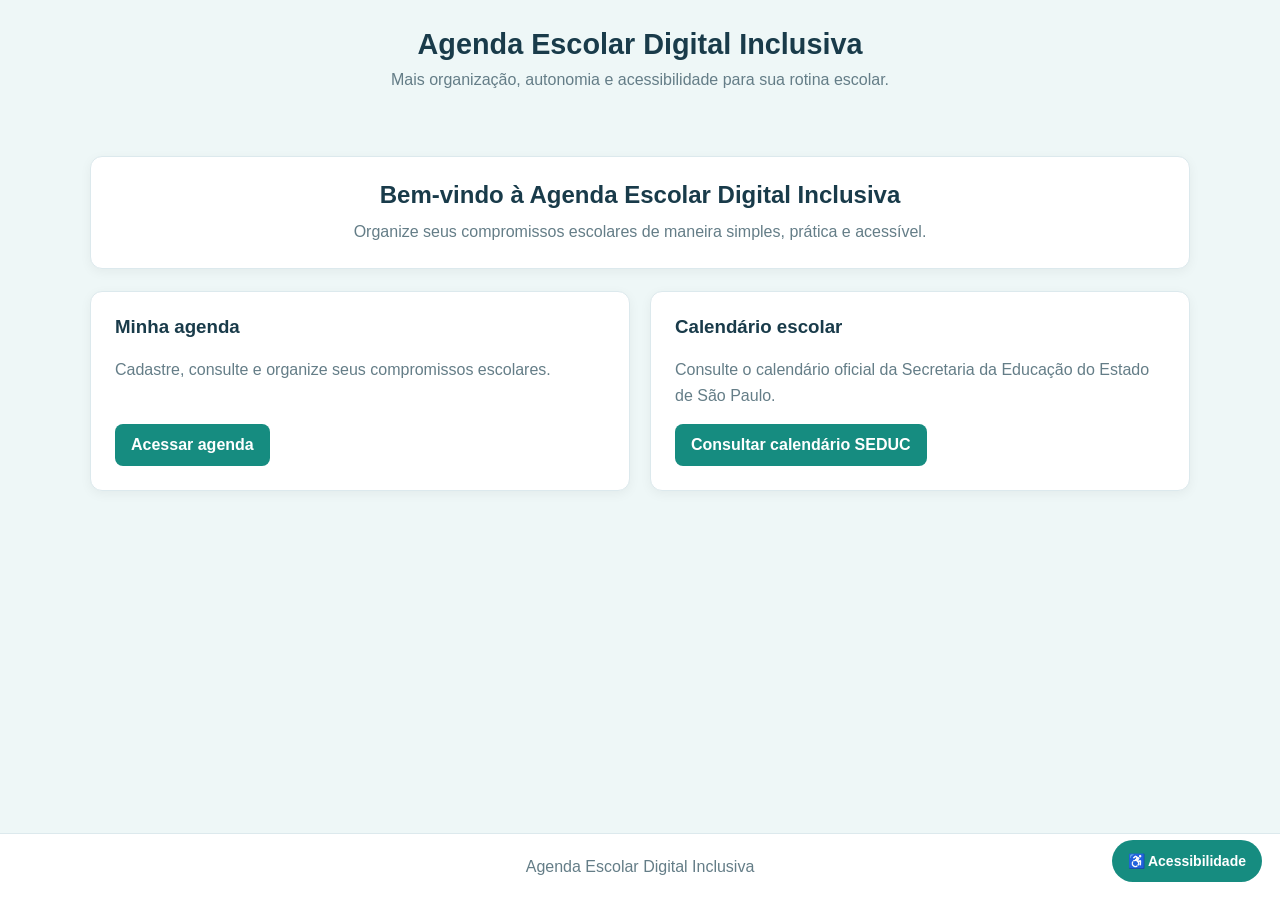
<file: index.html>
<!DOCTYPE html>
<html lang="pt-BR">
<head>
    <meta charset="UTF-8">
    <meta name="viewport" content="width=device-width, initial-scale=1.0">
    <title>Agenda Escolar Digital Inclusiva</title>
    <link rel="stylesheet" href="style.css">
    <script src="script.js" defer></script>
</head>
<body>

    <header class="site-header">
        <div class="container">
            <h1>Agenda Escolar Digital Inclusiva</h1>
            <p>Mais organização, autonomia e acessibilidade para sua rotina escolar.</p>
        </div>
    </header>

    <main class="container home-page">

    <!-- TELA INICIAL -->
    <section id="inicio">

        <div class="home-content">

            <div class="welcome-card">
                <h2>Bem-vindo à Agenda Escolar Digital Inclusiva</h2>

                <p>
                    Organize seus compromissos escolares de maneira simples,
                    prática e acessível.
                </p>
            </div>

            <div class="home-options">

                <div class="home-option">
                    <h3>Minha agenda</h3>

                    <p>
                        Cadastre, consulte e organize seus compromissos escolares.
                    </p>

                    <a href="agenda.html" class="primary-button">
                        Acessar agenda
                    </a>

                </div>

                <div class="home-option">
                    <h3>Calendário escolar</h3>

                    <p>
                        Consulte o calendário oficial da Secretaria da Educação
                        do Estado de São Paulo.
                    </p>

                    <button type="button" id="seduc-link" class="primary-button">
                        Consultar calendário SEDUC
                    </button>
                </div>

            </div>

        </div>

    </section>

    <!-- VISUALIZADOR DO PDF -->
    <section id="area-seduc" class="pdf-section" hidden>

        <div class="section-heading">

            <h2>Calendário Escolar SEDUC 2026</h2>

            <button type="button" id="voltar-inicio">
                Voltar
            </button>

        </div>

        <iframe
            id="visualizador-seduc"
            class="pdf-viewer"
            title="Calendário Escolar SEDUC">
        </iframe>

    </section>

</main>
    <div id="toast" class="toast" role="status" aria-live="polite"></div>

    <div class="accessibility-widget">
        <div id="accessibility-menu" class="accessibility-menu" hidden>
            <button type="button" id="decrease-font" aria-label="Diminuir fonte">A−</button>
            <button type="button" id="reset-font" aria-label="Restaurar fonte">A</button>
            <button type="button" id="increase-font" aria-label="Aumentar fonte">A+</button>

            <select id="change-font" aria-label="Tipo de fonte">
                <option value="default">Fonte</option>
                <option value="Arial">Arial</option>
                <option value="Verdana">Verdana</option>
                <option value="Tahoma">Tahoma</option>
            </select>

            <button type="button" id="dark-mode" aria-label="Alternar modo escuro">☾</button>
            <button type="button" id="high-contrast" aria-label="Alto contraste">Contraste</button>
            <button type="button" id="read-events">Ler</button>
            <button type="button" id="stop-reading">Parar</button>
        </div>

        <button type="button" id="accessibility-toggle"
            class="accessibility-toggle"
            aria-expanded="false"
            aria-controls="accessibility-menu">
            ♿ Acessibilidade
        </button>
    </div>

    <footer class="site-footer">
        <p>Agenda Escolar Digital Inclusiva</p>
    </footer>

</body>
</html>
</file>
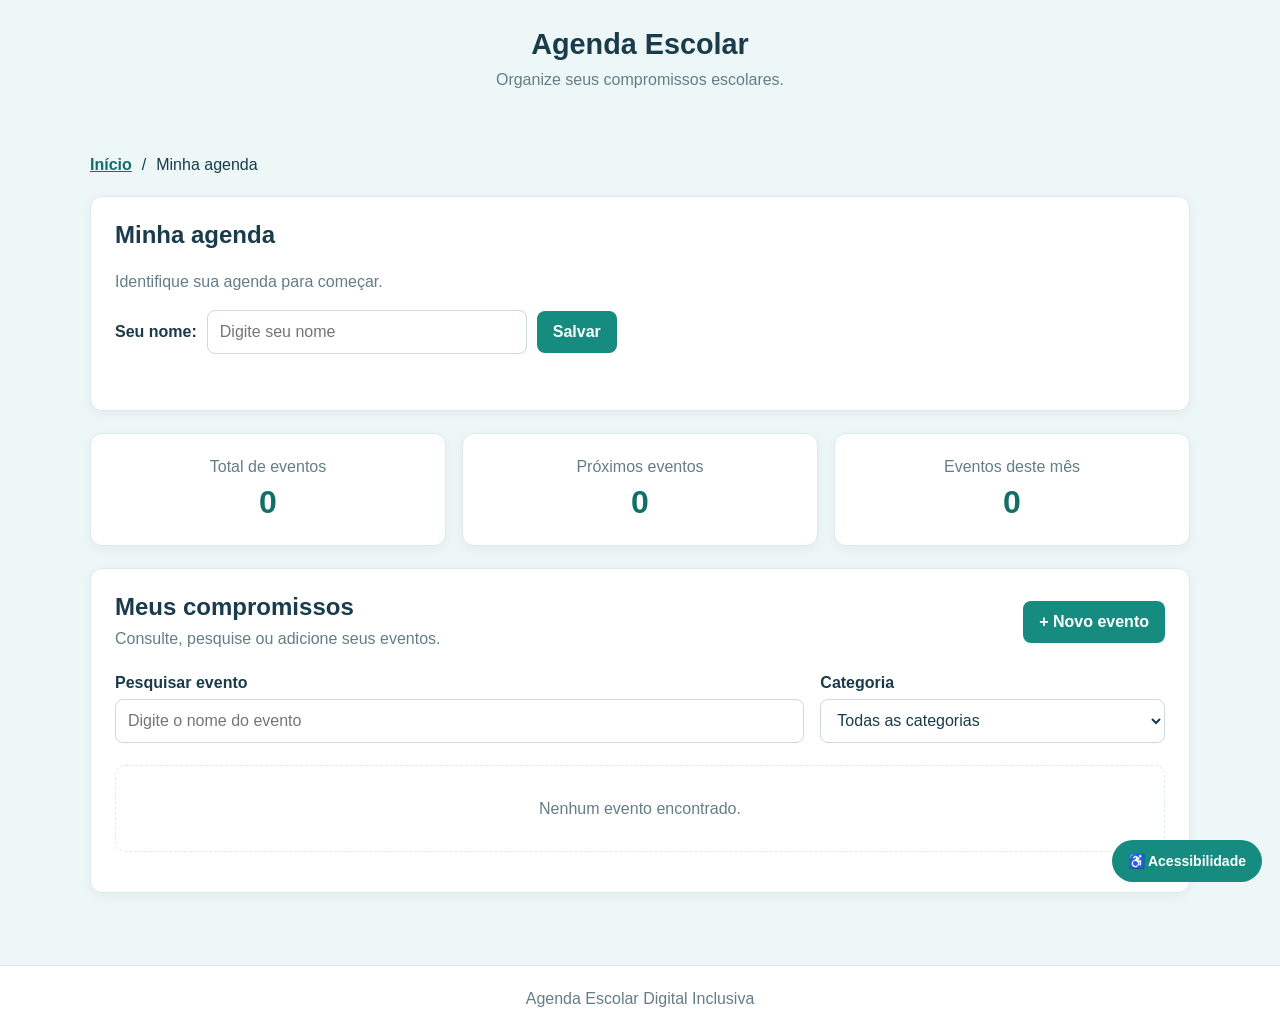
<file: agenda.html>
<!DOCTYPE html>
<html lang="pt-BR">
<head>
    <meta charset="UTF-8">
    <meta name="viewport" content="width=device-width, initial-scale=1.0">
    <title>Minha Agenda Escolar</title>
    <link rel="stylesheet" href="style.css">
    <script src="script.js" defer></script>
</head>
<body>

    <header class="site-header">
        <div class="container">
            <h1>Agenda Escolar</h1>
            <p>Organize seus compromissos escolares.</p>
        </div>
    </header>

    <main class="container agenda-page">

        <nav class="breadcrumb" aria-label="Navegação">
            <a href="index.html">Início</a>
            <span aria-hidden="true">/</span>
            <span>Minha agenda</span>
        </nav>

        <section class="profile-section">
            <h2>Minha agenda</h2>
            <p>Identifique sua agenda para começar.</p>

            <div class="profile-form">
                <label for="profile-name">Seu nome:</label>
                <input type="text" id="profile-name" placeholder="Digite seu nome">
                <button type="button" id="save-profile">Salvar</button>
            </div>

            <p id="profile-message" class="status-message" aria-live="polite"></p>
        </section>

        <section class="summary-section" aria-label="Resumo dos compromissos">
            <article class="summary-card">
                <span class="summary-label">Total de eventos</span>
                <strong id="total-events">0</strong>
            </article>

            <article class="summary-card">
                <span class="summary-label">Próximos eventos</span>
                <strong id="upcoming-events">0</strong>
            </article>

            <article class="summary-card">
                <span class="summary-label">Eventos deste mês</span>
                <strong id="month-events">0</strong>
            </article>
        </section>

        <section class="events-section">
            <div class="section-heading">
                <div>
                    <h2>Meus compromissos</h2>
                    <p>Consulte, pesquise ou adicione seus eventos.</p>
                </div>

                <button type="button" id="new-event">+ Novo evento</button>
            </div>

            <div class="event-filters">
                <div class="filter-field">
                    <label for="search-events">Pesquisar evento</label>
                    <input type="search" id="search-events"
                        placeholder="Digite o nome do evento">
                </div>

                <div class="filter-field">
                    <label for="filter-category">Categoria</label>
                    <select id="filter-category">
                        <option value="todos">Todas as categorias</option>
                        <option value="Prova">Prova</option>
                        <option value="Trabalho">Trabalho</option>
                        <option value="Atividade">Atividade</option>
                        <option value="Evento">Evento</option>
                        <option value="Outro">Outro</option>
                    </select>
                </div>
            </div>

            <div id="event-list" class="event-list" aria-live="polite">
                <p class="empty-message">Carregando eventos...</p>
            </div>
        </section>

    </main>

    <dialog id="event-dialog" class="event-dialog">
        <form id="event-form">
            <h2 id="dialog-title">Novo evento</h2>

            <input type="hidden" id="event-id">

            <div class="form-field">
                <label for="event-title">Nome do evento</label>
                <input type="text" id="event-title" required maxlength="100">
            </div>

            <div class="form-row">
                <div class="form-field">
                    <label for="event-date">Data</label>
                    <input type="date" id="event-date" required>
                </div>

                <div class="form-field">
                    <label for="event-time">Horário</label>
                    <input type="time" id="event-time">
                </div>
            </div>

            <div class="form-field">
                <label for="event-category">Categoria</label>
                <select id="event-category" required>
                    <option value="Prova">Prova</option>
                    <option value="Trabalho">Trabalho</option>
                    <option value="Atividade">Atividade</option>
                    <option value="Evento">Evento</option>
                    <option value="Outro">Outro</option>
                </select>
            </div>

            <div class="form-field">
                <label for="event-description">Descrição</label>
                <textarea id="event-description" rows="4" maxlength="500"></textarea>
            </div>

            <div class="dialog-actions">
                <button type="button" id="cancel-dialog">Cancelar</button>
                <button type="submit">Salvar evento</button>
            </div>

            <button type="button" id="close-dialog" class="dialog-close"
                aria-label="Fechar janela">×</button>
        </form>
    </dialog>

    <div id="toast" class="toast" role="status" aria-live="polite"></div>

    <div class="accessibility-widget">
        <div id="accessibility-menu" class="accessibility-menu" hidden>
            <button type="button" id="decrease-font" aria-label="Diminuir fonte">A−</button>
            <button type="button" id="reset-font" aria-label="Restaurar fonte">A</button>
            <button type="button" id="increase-font" aria-label="Aumentar fonte">A+</button>

            <select id="change-font" aria-label="Tipo de fonte">
                <option value="default">Fonte</option>
                <option value="Arial">Arial</option>
                <option value="Verdana">Verdana</option>
                <option value="Tahoma">Tahoma</option>
            </select>

            <button type="button" id="dark-mode" aria-label="Alternar modo escuro">☾</button>
            <button type="button" id="high-contrast" aria-label="Alto contraste">Contraste</button>
            <button type="button" id="read-events">Ler</button>
            <button type="button" id="stop-reading">Parar</button>
        </div>

        <button type="button" id="accessibility-toggle"
            class="accessibility-toggle"
            aria-expanded="false"
            aria-controls="accessibility-menu">
            ♿ Acessibilidade
        </button>
    </div>

    <footer class="site-footer">
        <p>Agenda Escolar Digital Inclusiva</p>
    </footer>

</body>
</html>
</file>
<file: style.css>
:root {
    --cor-principal: #168c80;
    --cor-principal-escura: #126f68;
    --cor-fundo: #eef7f7;
    --cor-card: #ffffff;
    --cor-texto: #193b4a;
    --cor-secundaria: #647d87;
    --cor-borda: #dce9ed;
    --sombra: 0 3px 12px rgba(0, 0, 0, 0.05);

    font-family: "Nunito Sans", "Segoe UI", Arial, sans-serif;
    color: var(--cor-texto);
}

* {
    box-sizing: border-box;
}

[hidden] {
    display: none !important;
}

body {
    margin: 0;
    min-width: 320px;
    min-height: 100vh;
    background: var(--cor-fundo);
    display: flex;
    flex-direction: column;
}

.container {
    width: min(1100px, 92%);
    margin: 0 auto;
}

h1, h2, h3, p {
    margin-top: 0;
}

p {
    line-height: 1.6;
}

/* =========================================
   PADRÃO DOS BOTÕES
========================================= */

button,
.primary-button,
.button {
    display: inline-flex;
    align-items: center;
    justify-content: center;
    min-height: 42px;
    padding: 10px 16px;
    border: 0;
    border-radius: 8px;
    background: var(--cor-principal);
    color: #ffffff;
    font-family: inherit;
    font-size: 1rem;
    font-weight: bold;
    line-height: 1.3;
    text-decoration: none;
    text-align: center;
    cursor: pointer;
    box-sizing: border-box;
    appearance: none;
    -webkit-appearance: none;
}

button:hover,
.primary-button:hover,
.button:hover {
    background: var(--cor-principal-escura);
    color: #ffffff;
}

button:focus-visible,
a:focus-visible,
input:focus-visible,
select:focus-visible,
textarea:focus-visible {
    outline: 3px solid #e09b00;
    outline-offset: 3px;
}

/* HEADER E FOOTER */

.site-header {
    padding: 28px 0;
    text-align: center;
}

.site-header .container {
    display: flex;
    flex-direction: column;
    align-items: center;
    justify-content: center;
}

.site-header h1 {
    margin-bottom: 6px;
    font-size: 1.8rem;
}

.site-header p {
    margin-bottom: 0;
    color: var(--cor-secundaria);
}

.site-footer {
    margin-top: auto;
    padding: 20px;
    text-align: center;
    background: var(--cor-card);
    border-top: 1px solid var(--cor-borda);
    color: var(--cor-secundaria);
}

.site-footer p {
    margin: 0;
}

/* ÁREA PRINCIPAL */

main {
    flex: 1;
}

.home-page,
.agenda-page {
    padding-top: 35px;
    padding-bottom: 50px;
}

/* =========================================
   PÁGINA INICIAL
========================================= */

.welcome-card,
.home-option,
.profile-section,
.summary-card,
.events-section {
    padding: 24px;
    background: var(--cor-card);
    border: 1px solid var(--cor-borda);
    border-radius: 12px;
    box-shadow: var(--sombra);
}

.welcome-card {
    margin-bottom: 22px;
    text-align: center;
}

.welcome-card h2 {
    margin-bottom: 10px;
}

.welcome-card p {
    max-width: 680px;
    margin: 0 auto;
    color: var(--cor-secundaria);
}

.home-options {
    display: grid;
    grid-template-columns: repeat(2, 1fr);
    gap: 20px;
}

.home-option {
    display: flex;
    flex-direction: column;
    align-items: flex-start;
}

.home-option .primary-button {
    margin-top: auto;
}

.home-option p {
    color: var(--cor-secundaria);
}

/* =========================================
   AGENDA
========================================= */

.breadcrumb {
    display: flex;
    gap: 10px;
    margin-bottom: 22px;
}

.breadcrumb a {
    color: var(--cor-principal-escura);
    font-weight: bold;
}

.profile-section {
    margin-bottom: 22px;
}

.profile-section p {
    color: var(--cor-secundaria);
}

.profile-form {
    display: flex;
    align-items: center;
    gap: 10px;
    flex-wrap: wrap;
}

.profile-form label {
    font-weight: bold;
}

.profile-form input {
    width: min(320px, 100%);
}

.status-message {
    min-height: 20px;
    margin: 12px 0 0;
    font-weight: bold;
}

.summary-section {
    display: grid;
    grid-template-columns: repeat(3, 1fr);
    gap: 16px;
    margin-bottom: 22px;
}

.summary-card {
    text-align: center;
}

.summary-label {
    display: block;
    margin-bottom: 8px;
    color: var(--cor-secundaria);
}

.summary-card strong {
    font-size: 2rem;
    color: var(--cor-principal-escura);
}

.events-section {
    margin-bottom: 22px;
}

.section-heading {
    display: flex;
    align-items: center;
    justify-content: space-between;
    gap: 16px;
    margin-bottom: 22px;
}

.section-heading h2 {
    margin-bottom: 5px;
}

.section-heading p {
    margin-bottom: 0;
    color: var(--cor-secundaria);
}

.event-filters {
    display: grid;
    grid-template-columns: 2fr 1fr;
    gap: 16px;
    margin-bottom: 22px;
}

.filter-field,
.form-field {
    display: flex;
    flex-direction: column;
    gap: 7px;
}

.filter-field label,
.form-field label {
    font-weight: bold;
}

input,
select,
textarea {
    width: 100%;
    min-height: 44px;
    padding: 10px 12px;
    border: 1px solid #cbdadd;
    border-radius: 8px;
    background: #ffffff;
    color: var(--cor-texto);
    font: inherit;
}

textarea {
    resize: vertical;
}

/* CARDS DOS EVENTOS */

.event-list {
    display: grid;
    grid-template-columns: 1fr;
    gap: 14px;
}

.event-card {
    padding: 20px;
    border: 1px solid var(--cor-borda);
    border-left: 5px solid var(--cor-principal);
    border-radius: 10px;
    background: #fbfefe;
}

.event-card h3 {
    margin-bottom: 10px;
    overflow-wrap: anywhere;
}

.event-card p {
    margin-bottom: 8px;
    overflow-wrap: anywhere;
}

.event-category {
    display: inline-block;
    margin-bottom: 10px;
    padding: 5px 10px;
    border-radius: 20px;
    background: #e3f6f1;
    color: #126f68;
    font-weight: bold;
}

.event-actions {
    display: flex;
    gap: 8px;
    margin-top: 14px;
}

.empty-message {
    padding: 30px;
    text-align: center;
    color: var(--cor-secundaria);
    border: 1px dashed var(--cor-borda);
    border-radius: 10px;
}

/* =========================================
   FORMULÁRIO DE COMPROMISSOS
========================================= */

.event-dialog {
    width: min(540px, 92%);
    max-height: 90vh;
    overflow-y: auto;
    padding: 26px;
    border: 0;
    border-radius: 12px;
    color: var(--cor-texto);
}

.event-dialog::backdrop {
    background: rgba(0, 0, 0, 0.55);
}

.event-dialog form {
    display: flex;
    flex-direction: column;
    gap: 14px;
}

.event-dialog h2 {
    margin-bottom: 5px;
}

.form-row {
    display: grid;
    grid-template-columns: 1fr 1fr;
    gap: 14px;
}

.dialog-actions {
    display: flex;
    justify-content: flex-end;
    gap: 10px;
    margin-top: 8px;
}

.dialog-close {
    position: absolute;
    top: 10px;
    right: 12px;
    min-width: 36px;
    min-height: 36px;
    padding: 4px;
    font-size: 1.4rem;
}

/* =========================================
   ACESSIBILIDADE
========================================= */

.accessibility-widget {
    position: fixed;
    right: 18px;
    bottom: 18px;
    z-index: 1000;
    display: flex;
    flex-direction: column;
    align-items: flex-end;
    gap: 8px;
}

.accessibility-toggle {
    border-radius: 25px;
    font-size: 14px;
}

.accessibility-menu {
    width: 180px;
    display: flex;
    flex-direction: column;
    gap: 7px;
    padding: 12px;
    border: 1px solid var(--cor-borda);
    border-radius: 10px;
    background: var(--cor-card);
    box-shadow: 0 4px 18px rgba(0, 0, 0, 0.15);
}

.accessibility-menu button,
.accessibility-menu select {
    width: 100%;
    min-height: 40px;
    margin: 0;
    font-size: 14px !important;
}

.accessibility-menu select {
    background: #ffffff;
    color: var(--cor-texto);
}

.accessibility-widget,
.accessibility-widget * {
    font-size: 14px;
}

/* =========================================
   VISUALIZADOR DO CALENDÁRIO SEDUC
========================================= */

.pdf-section {
    width: 100%;
    margin-top: 30px;
}

.pdf-section .section-heading {
    display: flex;
    align-items: center;
    justify-content: space-between;
    gap: 15px;
    margin-bottom: 20px;
}

.pdf-section h2 {
    margin: 0;
    color: var(--cor-texto);
}

.pdf-viewer {
    display: block;
    width: 100%;
    height: 75vh;
    min-height: 500px;
    border: 1px solid var(--cor-borda);
    border-radius: 14px;
    background: #ffffff;
    box-shadow: var(--sombra);
}

/* =========================================
   MODO ESCURO
========================================= */

body.dark-mode {
    --cor-fundo: #171a21;
    --cor-card: #252b36;
    --cor-texto: #f4f4f4;
    --cor-secundaria: #c0cad3;
    --cor-borda: #46505e;
}

body.dark-mode .site-header,
body.dark-mode .site-footer,
body.dark-mode .welcome-card,
body.dark-mode .home-option,
body.dark-mode .profile-section,
body.dark-mode .summary-card,
body.dark-mode .events-section,
body.dark-mode .event-card,
body.dark-mode .accessibility-menu {
    background: var(--cor-card);
    color: var(--cor-texto);
}

body.dark-mode input,
body.dark-mode select,
body.dark-mode textarea {
    background: #202631;
    color: #ffffff;
    border-color: #687586;
}

body.dark-mode .event-card {
    background: #202631;
}

body.dark-mode .accessibility-menu select {
    background: #202631;
    color: #ffffff;
}

body.dark-mode .pdf-viewer {
    border-color: var(--cor-borda);
}

/* =========================================
   ALTO CONTRASTE
========================================= */

body.high-contrast {
    --cor-fundo: #000000;
    --cor-card: #000000;
    --cor-texto: #ffffff;
    --cor-secundaria: #ffffff;
    --cor-borda: #ffff00;
}

body.high-contrast .site-header,
body.high-contrast .site-footer,
body.high-contrast .welcome-card,
body.high-contrast .home-option,
body.high-contrast .profile-section,
body.high-contrast .summary-card,
body.high-contrast .events-section,
body.high-contrast .event-card,
body.high-contrast .accessibility-menu,
body.high-contrast .pdf-section {
    background: #000000;
    color: #ffffff;
    border-color: #ffff00;
}

body.high-contrast a {
    color: #ffff00;
    text-decoration: underline;
}

body.high-contrast input,
body.high-contrast select,
body.high-contrast textarea {
    background: #000000;
    color: #ffffff;
    border: 2px solid #ffff00;
}

body.high-contrast button,
body.high-contrast .primary-button,
body.high-contrast .button {
    background: #ffff00;
    color: #000000;
    border: 2px solid #ffffff;
}

/* =========================================
   RESPONSIVIDADE
========================================= */

@media (max-width: 700px) {

    .site-header {
        padding: 22px 0;
    }

    .site-header h1 {
        font-size: 1.45rem;
    }

    .home-options,
    .summary-section,
    .event-filters,
    .form-row {
        grid-template-columns: 1fr;
    }

    .section-heading {
        align-items: stretch;
        flex-direction: column;
    }

    .profile-form {
        align-items: stretch;
        flex-direction: column;
    }

    .profile-form input {
        width: 100%;
    }

    .dialog-actions {
        flex-direction: column;
    }

    .dialog-actions button {
        width: 100%;
    }

    .accessibility-widget {
        right: 10px;
        bottom: 10px;
    }

    .pdf-section .section-heading {
        align-items: flex-start;
        flex-direction: column;
    }

    .pdf-viewer {
        height: 70vh;
        min-height: 400px;
    }
}

/* =========================================
   MOVIMENTAÇÃO REDUZIDA
========================================= */

@media (prefers-reduced-motion: reduce) {

    *,
    *::before,
    *::after {
        scroll-behavior: auto !important;
        transition-duration: 0.01ms !important;
    }

}
</file>
